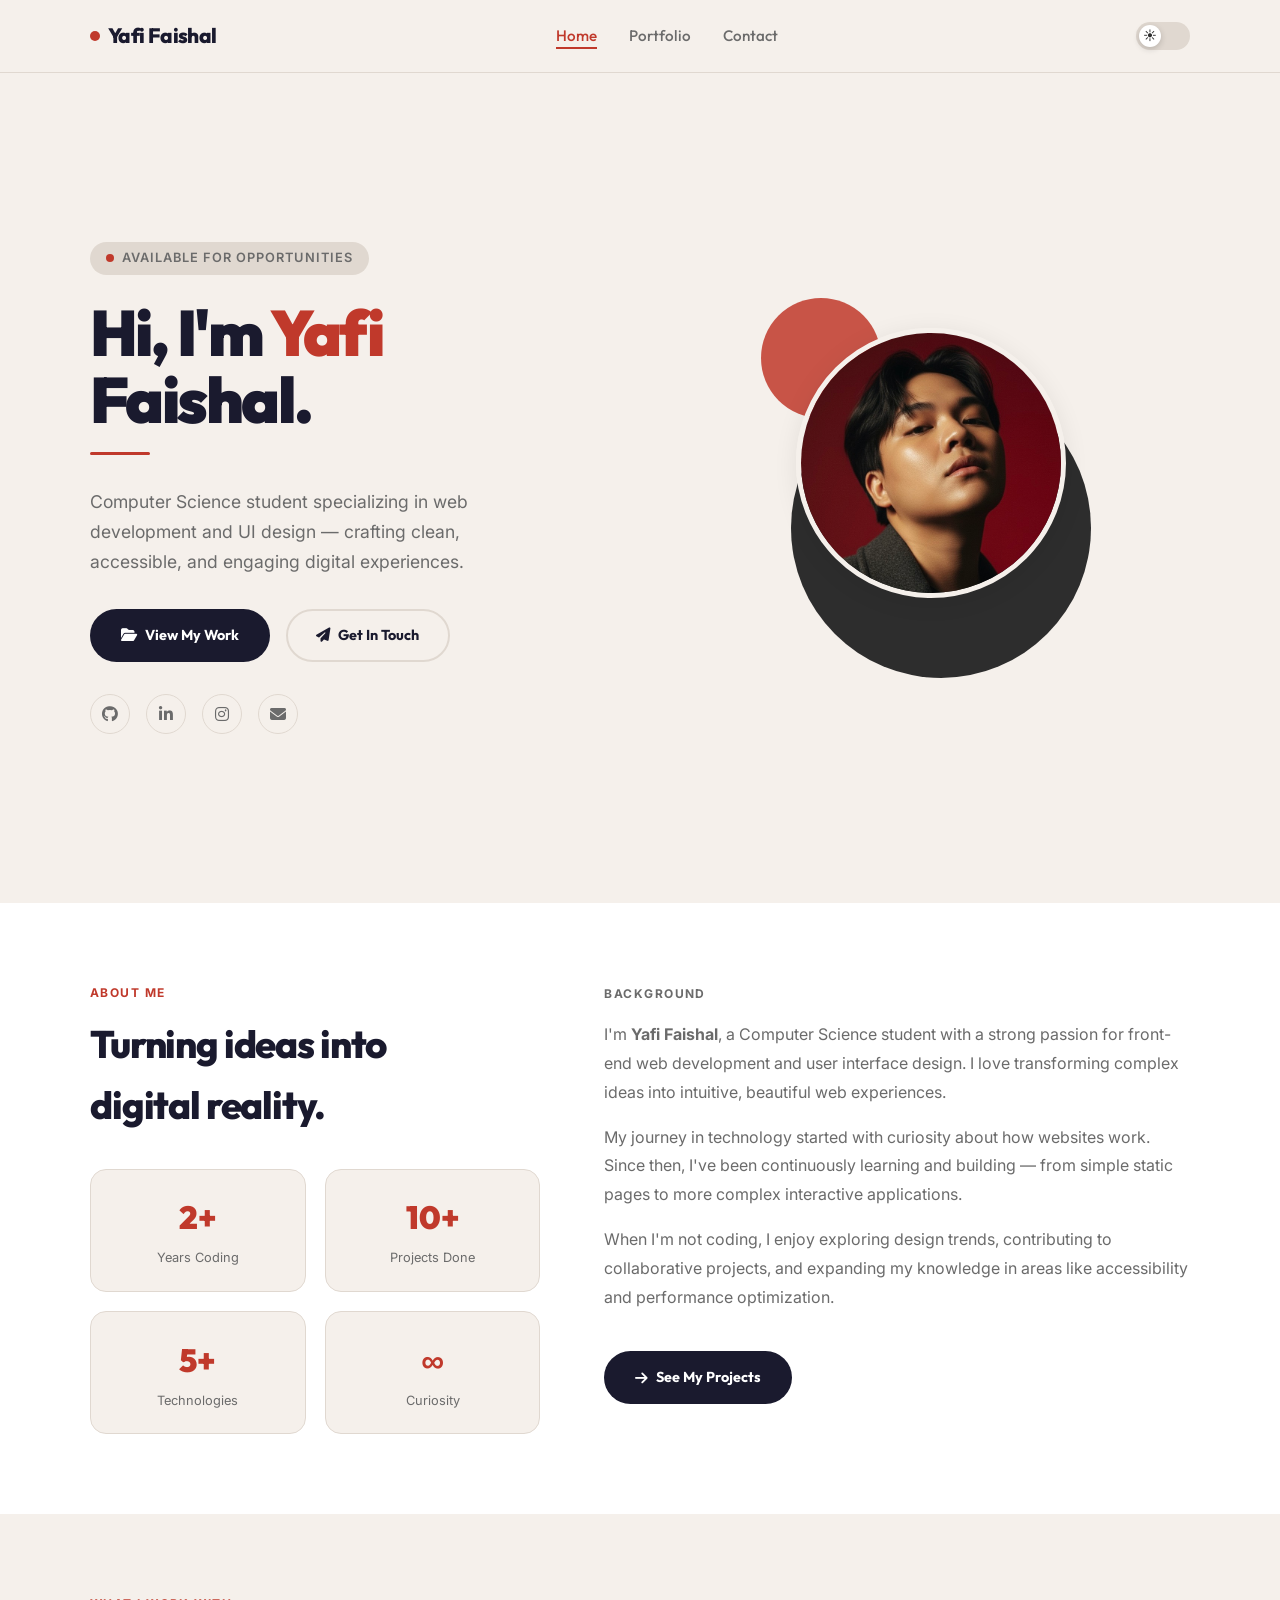
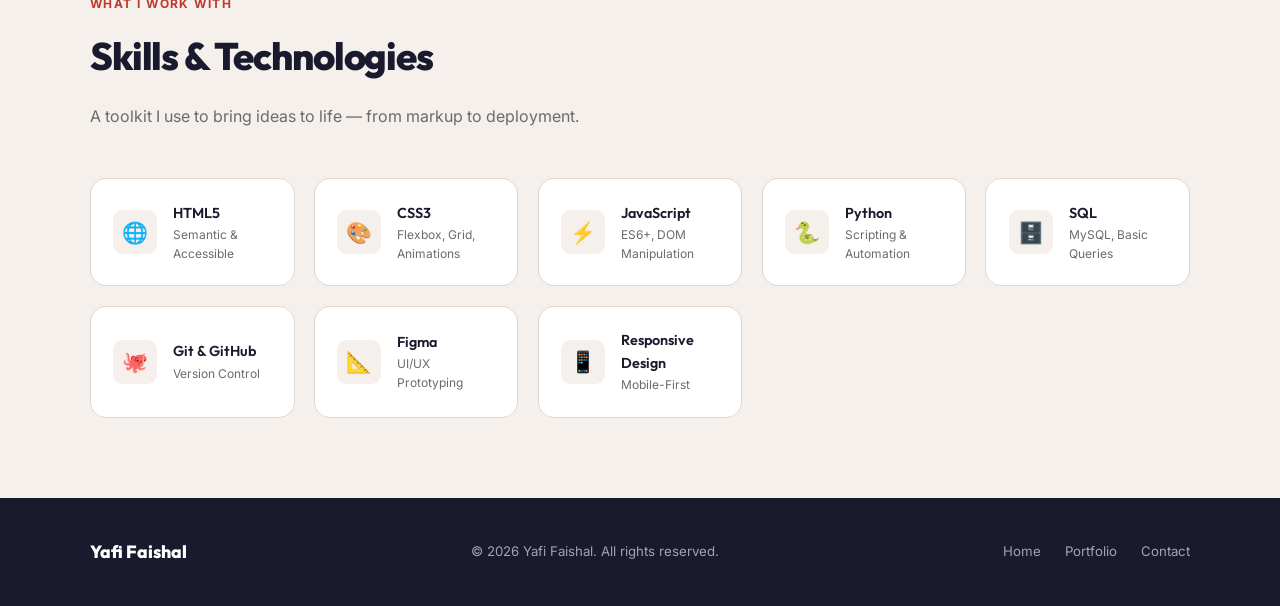
<file: index.html>
<!DOCTYPE html>
<html lang="en">

<head>
  <meta charset="UTF-8">
  <meta name="viewport" content="width=device-width, initial-scale=1.0">
  <meta name="description"
    content="Yafi Faishal — Computer Science student passionate about web development, design, and building meaningful digital experiences.">
  <title>Yafi Faishal | Personal Portfolio</title>
  <link rel="icon" type="image/svg+xml" href="assets/favicon.svg">
  
  <!-- Performance optimizations: Preconnect to font domains -->
  <link rel="preconnect" href="https://fonts.googleapis.com">
  <link rel="preconnect" href="https://fonts.gstatic.com" crossorigin>
  <link href="https://fonts.googleapis.com/css2?family=Outfit:wght@300;400;500;600;700;800;900&family=Inter:wght@300;400;500;600&display=swap" rel="stylesheet">
  
  <!-- Preload LCP image -->
  <link rel="preload" as="image" href="images/profile_photo.jpeg" fetchpriority="high">

  <link rel="stylesheet" href="style/main.css">
  <link rel="stylesheet" href="https://cdnjs.cloudflare.com/ajax/libs/font-awesome/6.5.0/css/all.min.css" media="print" onload="this.media='all'">
  <noscript><link rel="stylesheet" href="https://cdnjs.cloudflare.com/ajax/libs/font-awesome/6.5.0/css/all.min.css"></noscript>
</head>

<body>

  <!-- =======================================================
       DARK MODE TOGGLE
       Hidden checkbox — its state is read by CSS :has() to
       switch the entire theme without JavaScript.
       ======================================================= -->
  <input type="checkbox" id="dark-mode-toggle" class="dark-toggle" aria-label="Toggle dark mode">

  <!-- =======================================================
       HEADER & NAVIGATION
       Sticky header with logo, nav links, and dark mode
       toggle label. Active page indicated by .active class.
       ======================================================= -->
  <header>
    <div class="container nav-inner">
      <a href="index.html" class="nav-logo" aria-label="Yafi Faishal Home">
        <span class="logo-dot"></span> Yafi Faishal
      </a>
      <nav aria-label="Main navigation">
        <ul>
          <li><a href="index.html" class="active">Home</a></li>
          <li><a href="portfolio.html">Portfolio</a></li>
          <li><a href="contact.html">Contact</a></li>
        </ul>
      </nav>
      <label for="dark-mode-toggle" class="theme-toggle" aria-label="Toggle dark mode">
        <span class="toggle-track">
          <span class="toggle-thumb"></span>
        </span>
      </label>
    </div>
  </header>

  <main>
    <!-- =======================================================
         HERO SECTION
         Full-viewport introduction with name, tagline, CTA
         buttons, social links, and floating profile photo.
         ======================================================= -->
    <section class="hero" aria-labelledby="hero-heading">
      <div class="container hero-inner">

        <div class="hero-text">
          <span class="tag anim-fade-up">Available for Opportunities</span>
          <h1 id="hero-heading" class="anim-fade-up delay-1">
            Hi, I'm <span class="accent">Yafi</span><br>Faishal.
          </h1>
          <div class="hero-divider anim-fade-up delay-2"></div>
          <p class="subtitle anim-fade-up delay-2">
            Computer Science student specializing in web development and UI design — crafting clean, accessible, and
            engaging digital experiences.
          </p>
          <div class="btn-group anim-fade-up delay-3">
            <a href="portfolio.html" class="btn btn-primary">
              <i class="fa-solid fa-folder-open" aria-hidden="true"></i> View My Work
            </a>
            <a href="contact.html" class="btn btn-secondary">
              <i class="fa-solid fa-paper-plane" aria-hidden="true"></i> Get In Touch
            </a>
          </div>
          <div class="social-links anim-fade-up delay-4">
            <a href="https://github.com/YafiFaishal" target="_blank" rel="noopener noreferrer"
              aria-label="GitHub Profile">
              <i class="fa-brands fa-github" aria-hidden="true"></i>
            </a>
            <a href="https://www.linkedin.com/in/yafi-faishal-b6121a336" target="_blank" rel="noopener noreferrer"
              aria-label="LinkedIn Profile">
              <i class="fa-brands fa-linkedin-in" aria-hidden="true"></i>
            </a>
            <a href="https://www.instagram.com/yafi_faishal/" target="_blank" rel="noopener noreferrer"
              aria-label="Instagram Profile">
              <i class="fa-brands fa-instagram" aria-hidden="true"></i>
            </a>
            <a href="mailto:Yafif614@gmail.com" aria-label="Send Email">
              <i class="fa-solid fa-envelope" aria-hidden="true"></i>
            </a>
          </div>
        </div>

        <div class="hero-image anim-fade-right delay-2">
          <div class="profile-wrapper">
            <div class="profile-shape-bg" aria-hidden="true"></div>
            <div class="profile-shape-accent" aria-hidden="true"></div>
            <div class="profile-img-circle">
              <img src="images/profile_photo.jpeg" alt="Portrait photo of Yafi Faishal" width="270" height="270" fetchpriority="high">
            </div>
          </div>
        </div>

      </div>
    </section>

    <!-- =======================================================
         ABOUT SECTION
         Two-column layout: stat cards (achievements at a
         glance) on the left, personal bio copy on the right.
         ======================================================= -->
    <section class="about" aria-labelledby="about-heading">
      <div class="container about-inner">

        <div class="anim-fade-left">
          <p class="section-tag">About Me</p>
          <h2 id="about-heading" class="section-title">Turning ideas into<br>digital reality.</h2>
          <div class="about-stats">
            <div class="stat-card">
              <div class="stat-number">2+</div>
              <div class="stat-label">Years Coding</div>
            </div>
            <div class="stat-card">
              <div class="stat-number">10+</div>
              <div class="stat-label">Projects Done</div>
            </div>
            <div class="stat-card">
              <div class="stat-number">5+</div>
              <div class="stat-label">Technologies</div>
            </div>
            <div class="stat-card">
              <div class="stat-number">∞</div>
              <div class="stat-label">Curiosity</div>
            </div>
          </div>
        </div>

        <div class="about-text anim-fade-right delay-2">
          <p class="section-tag">Background</p>
          <p>
            I'm <strong>Yafi Faishal</strong>, a Computer Science student with a strong passion for front-end web
            development and user interface design. I love transforming complex ideas into intuitive, beautiful web
            experiences.
          </p>
          <p>
            My journey in technology started with curiosity about how websites work. Since then, I've been continuously
            learning and building — from simple static pages to more complex interactive applications.
          </p>
          <p>
            When I'm not coding, I enjoy exploring design trends, contributing to collaborative projects, and expanding
            my knowledge in areas like accessibility and performance optimization.
          </p>
          <a href="portfolio.html" class="btn btn-primary btn-about">
            <i class="fa-solid fa-arrow-right" aria-hidden="true"></i> See My Projects
          </a>
        </div>

      </div>
    </section>

    <!-- =======================================================
         SKILLS & TECHNOLOGIES
         Auto-fill grid of skill cards showcasing the tech
         stack with emoji icons and proficiency labels.
         ======================================================= -->
    <section aria-labelledby="skills-heading">
      <div class="container">
        <p class="section-tag anim-fade-up">What I Work With</p>
        <h2 id="skills-heading" class="section-title anim-fade-up delay-1">Skills &amp; Technologies</h2>
        <p class="section-subtitle anim-fade-up delay-2">A toolkit I use to bring ideas to life — from markup to
          deployment.</p>

        <div class="skills-grid">
          <div class="skill-card anim-fade-up delay-1">
            <div class="skill-icon">🌐</div>
            <div>
              <div class="skill-name">HTML5</div>
              <div class="skill-level">Semantic & Accessible</div>
            </div>
          </div>
          <div class="skill-card anim-fade-up delay-2">
            <div class="skill-icon">🎨</div>
            <div>
              <div class="skill-name">CSS3</div>
              <div class="skill-level">Flexbox, Grid, Animations</div>
            </div>
          </div>
          <div class="skill-card anim-fade-up delay-3">
            <div class="skill-icon">⚡</div>
            <div>
              <div class="skill-name">JavaScript</div>
              <div class="skill-level">ES6+, DOM Manipulation</div>
            </div>
          </div>
          <div class="skill-card anim-fade-up delay-4">
            <div class="skill-icon">🐍</div>
            <div>
              <div class="skill-name">Python</div>
              <div class="skill-level">Scripting &amp; Automation</div>
            </div>
          </div>
          <div class="skill-card anim-fade-up delay-1">
            <div class="skill-icon">🗄️</div>
            <div>
              <div class="skill-name">SQL</div>
              <div class="skill-level">MySQL, Basic Queries</div>
            </div>
          </div>
          <div class="skill-card anim-fade-up delay-2">
            <div class="skill-icon">🐙</div>
            <div>
              <div class="skill-name">Git &amp; GitHub</div>
              <div class="skill-level">Version Control</div>
            </div>
          </div>
          <div class="skill-card anim-fade-up delay-3">
            <div class="skill-icon">📐</div>
            <div>
              <div class="skill-name">Figma</div>
              <div class="skill-level">UI/UX Prototyping</div>
            </div>
          </div>
          <div class="skill-card anim-fade-up delay-4">
            <div class="skill-icon">📱</div>
            <div>
              <div class="skill-name">Responsive Design</div>
              <div class="skill-level">Mobile-First</div>
            </div>
          </div>
        </div>
      </div>
    </section>
  </main>

  <!-- =======================================================
       FOOTER
       Site-wide footer with branding, copyright notice,
       and secondary navigation links for quick access.
       ======================================================= -->
  <footer>
    <div class="container footer-inner">
      <span class="footer-logo">Yafi Faishal</span>
      <p class="footer-copy">&copy; 2026 Yafi Faishal. All rights reserved.</p>
      <nav class="footer-links" aria-label="Footer navigation">
        <a href="index.html">Home</a>
        <a href="portfolio.html">Portfolio</a>
        <a href="contact.html">Contact</a>
      </nav>
    </div>
  </footer>

</body>

</html>
</file>
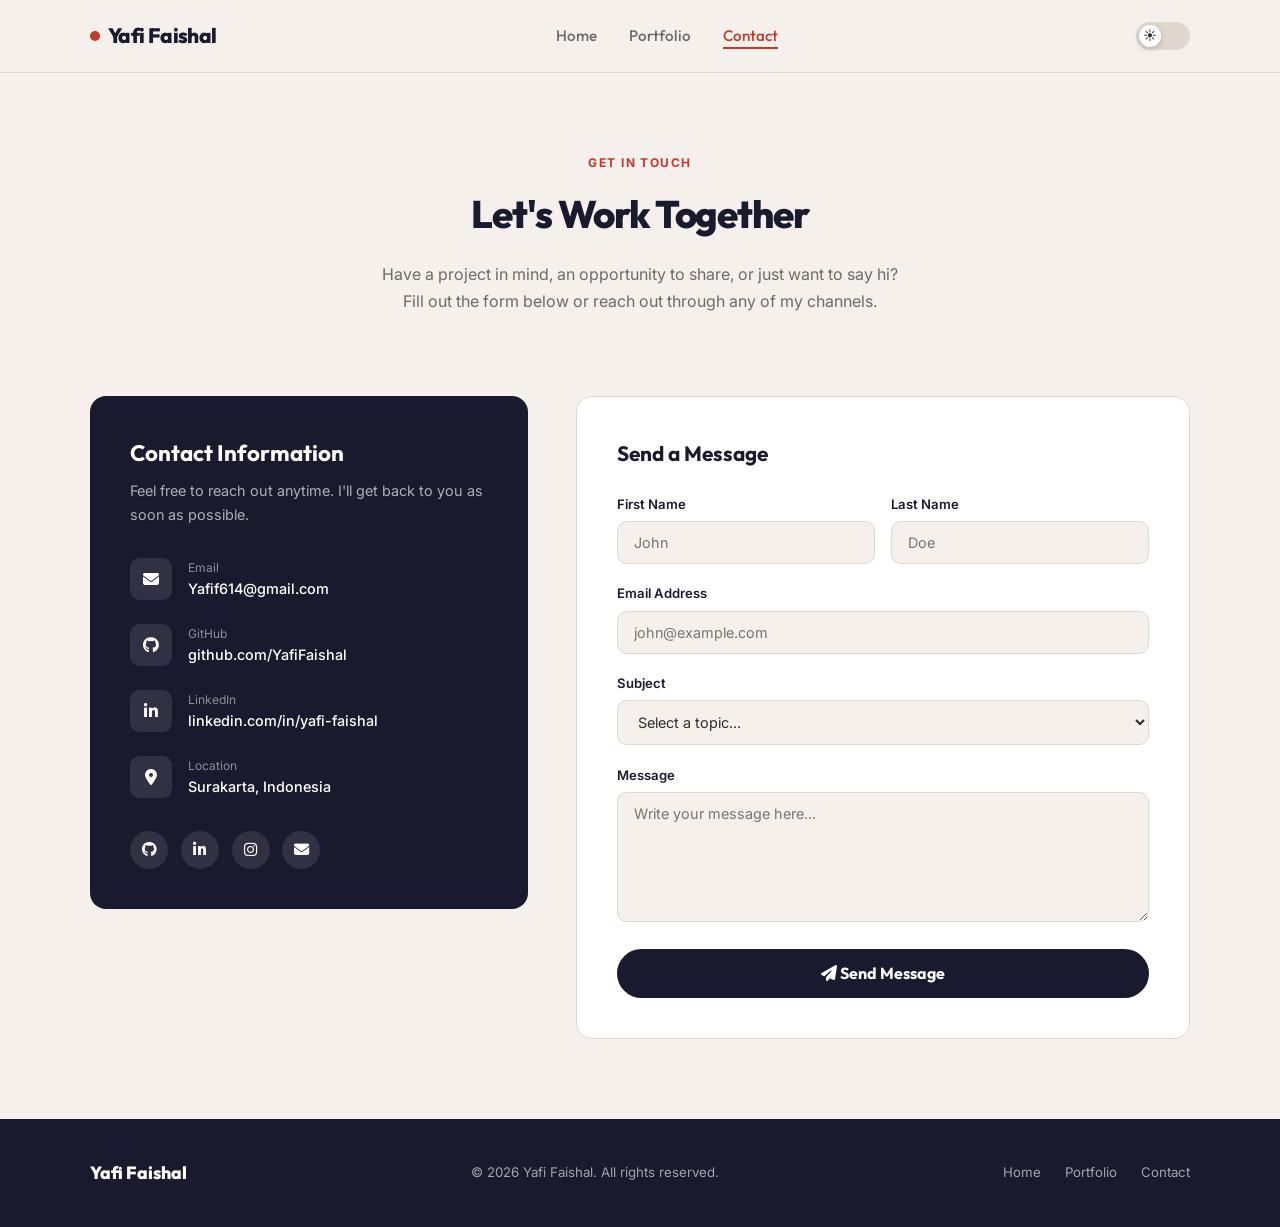
<file: contact.html>
<!DOCTYPE html>
<html lang="en">

<head>
  <meta charset="UTF-8">
  <meta name="viewport" content="width=device-width, initial-scale=1.0">
  <meta name="description"
    content="Contact Yafi Faishal — reach out for collaborations, opportunities, or just to say hello.">
  <title>Contact | Yafi Faishal</title>
  <link rel="icon" type="image/svg+xml" href="assets/favicon.svg">

  <!-- Performance optimizations: Preconnect to font domains -->
  <link rel="preconnect" href="https://fonts.googleapis.com">
  <link rel="preconnect" href="https://fonts.gstatic.com" crossorigin>
  <link href="https://fonts.googleapis.com/css2?family=Outfit:wght@300;400;500;600;700;800;900&family=Inter:wght@300;400;500;600&display=swap" rel="stylesheet">

  <link rel="stylesheet" href="style/main.css">
  <link rel="stylesheet" href="https://cdnjs.cloudflare.com/ajax/libs/font-awesome/6.5.0/css/all.min.css" media="print" onload="this.media='all'">
  <noscript><link rel="stylesheet" href="https://cdnjs.cloudflare.com/ajax/libs/font-awesome/6.5.0/css/all.min.css"></noscript>
</head>

<body>

  <input type="checkbox" id="dark-mode-toggle" class="dark-toggle" aria-label="Toggle dark mode">

  <!-- =======================================================
       HEADER & NAVIGATION
       Sticky header with logo, nav links, and dark mode
       toggle label. Active page indicated by .active class.
       ======================================================= -->
  <header>
    <div class="container nav-inner">
      <a href="index.html" class="nav-logo" aria-label="Yafi Faishal Home">
        <span class="logo-dot"></span> Yafi Faishal
      </a>
      <nav aria-label="Main navigation">
        <ul>
          <li><a href="index.html">Home</a></li>
          <li><a href="portfolio.html">Portfolio</a></li>
          <li><a href="contact.html" class="active">Contact</a></li>
        </ul>
      </nav>
      <label for="dark-mode-toggle" class="theme-toggle" aria-label="Toggle dark mode">
        <span class="toggle-track">
          <span class="toggle-thumb"></span>
        </span>
      </label>
    </div>
  </header>

  <main>
    <!-- =======================================================
         PAGE HERO — Contact
         Centered heading section introducing the contact
         page with a title and brief invitation to connect.
         ======================================================= -->
    <section class="contact-hero" aria-labelledby="contact-heading">
      <div class="container">
        <p class="section-tag anim-fade-up">Get In Touch</p>
        <h1 id="contact-heading" class="section-title anim-fade-up delay-1">Let's Work Together</h1>
        <p class="section-subtitle anim-fade-up delay-2">
          Have a project in mind, an opportunity to share, or just want to say hi? Fill out the form below or reach out
          through any of my channels.
        </p>
      </div>
    </section>

    <!-- =======================================================
         CONTACT LAYOUT
         Two-column grid: info card with real contact details
         on the left, message form card on the right.
         The form is design-only and does not submit data.
         ======================================================= -->
    <div class="container contact-layout">

      <!-- =======================================================
           CONTACT INFO CARD
           Dark card displaying email, location, and social
           links. Serves as the primary contact reference.
           ======================================================= -->
      <aside class="contact-info-card anim-fade-left">
        <h3>Contact Information</h3>
        <p>Feel free to reach out anytime. I'll get back to you as soon as possible.</p>

        <div class="contact-item">
          <div class="contact-item-icon" aria-hidden="true">
            <i class="fa-solid fa-envelope"></i>
          </div>
          <div>
            <div class="contact-item-label">Email</div>
            <div class="contact-item-value">Yafif614@gmail.com</div>
          </div>
        </div>

        <div class="contact-item">
          <div class="contact-item-icon" aria-hidden="true">
            <i class="fa-brands fa-github"></i>
          </div>
          <div>
            <div class="contact-item-label">GitHub</div>
            <div class="contact-item-value">github.com/YafiFaishal</div>
          </div>
        </div>

        <div class="contact-item">
          <div class="contact-item-icon" aria-hidden="true">
            <i class="fa-brands fa-linkedin-in"></i>
          </div>
          <div>
            <div class="contact-item-label">LinkedIn</div>
            <div class="contact-item-value">linkedin.com/in/yafi-faishal</div>
          </div>
        </div>

        <div class="contact-item">
          <div class="contact-item-icon" aria-hidden="true">
            <i class="fa-solid fa-location-dot"></i>
          </div>
          <div>
            <div class="contact-item-label">Location</div>
            <div class="contact-item-value">Surakarta, Indonesia</div>
          </div>
        </div>

        <div class="contact-socials">
          <a href="https://github.com/YafiFaishal" target="_blank" rel="noopener noreferrer"
            aria-label="GitHub Profile">
            <i class="fa-brands fa-github" aria-hidden="true"></i>
          </a>
          <a href="https://www.linkedin.com/in/yafi-faishal-b6121a336" target="_blank" rel="noopener noreferrer"
            aria-label="LinkedIn Profile">
            <i class="fa-brands fa-linkedin-in" aria-hidden="true"></i>
          </a>
          <a href="https://www.instagram.com/yafi_faishal/" target="_blank" rel="noopener noreferrer"
            aria-label="Instagram Profile">
            <i class="fa-brands fa-instagram" aria-hidden="true"></i>
          </a>
          <a href="mailto:Yafif614@gmail.com" aria-label="Send email">
            <i class="fa-solid fa-envelope" aria-hidden="true"></i>
          </a>
        </div>
      </aside>

      <!-- =======================================================
           CONTACT FORM CARD
           HTML form for sending a message. Inputs include
           name, email, subject, and message. Form is
           design-only — no backend processing is wired up.
           ======================================================= -->
      <div class="contact-form-card anim-fade-right delay-2">
        <h3>Send a Message</h3>
        <form action="#" method="post" novalidate aria-label="Contact form">

          <div class="form-row">
            <div class="form-group">
              <label for="first-name">First Name</label>
              <input type="text" id="first-name" name="first-name" placeholder="John" autocomplete="given-name">
            </div>
            <div class="form-group">
              <label for="last-name">Last Name</label>
              <input type="text" id="last-name" name="last-name" placeholder="Doe" autocomplete="family-name">
            </div>
          </div>

          <div class="form-group">
            <label for="email">Email Address</label>
            <input type="email" id="email" name="email" placeholder="john@example.com" autocomplete="email">
          </div>

          <div class="form-group">
            <label for="subject">Subject</label>
            <select id="subject" name="subject">
              <option value="" disabled selected>Select a topic...</option>
              <option value="collaboration">Collaboration / Project</option>
              <option value="opportunity">Job / Internship Opportunity</option>
              <option value="question">General Question</option>
              <option value="other">Other</option>
            </select>
          </div>

          <div class="form-group">
            <label for="message">Message</label>
            <textarea id="message" name="message" placeholder="Write your message here..."></textarea>
          </div>

          <button type="submit" class="form-submit" id="submit-btn">
            <i class="fa-solid fa-paper-plane" aria-hidden="true"></i> Send Message
          </button>

        </form>
      </div>

    </div>
  </main>

  <!-- =======================================================
       FOOTER
       Site-wide footer with branding, copyright notice,
       and secondary navigation links for quick access.
       ======================================================= -->
  <footer>
    <div class="container footer-inner">
      <span class="footer-logo">Yafi Faishal</span>
      <p class="footer-copy">&copy; 2026 Yafi Faishal. All rights reserved.</p>
      <nav class="footer-links" aria-label="Footer navigation">
        <a href="index.html">Home</a>
        <a href="portfolio.html">Portfolio</a>
        <a href="contact.html">Contact</a>
      </nav>
    </div>
  </footer>

</body>

</html>
</file>
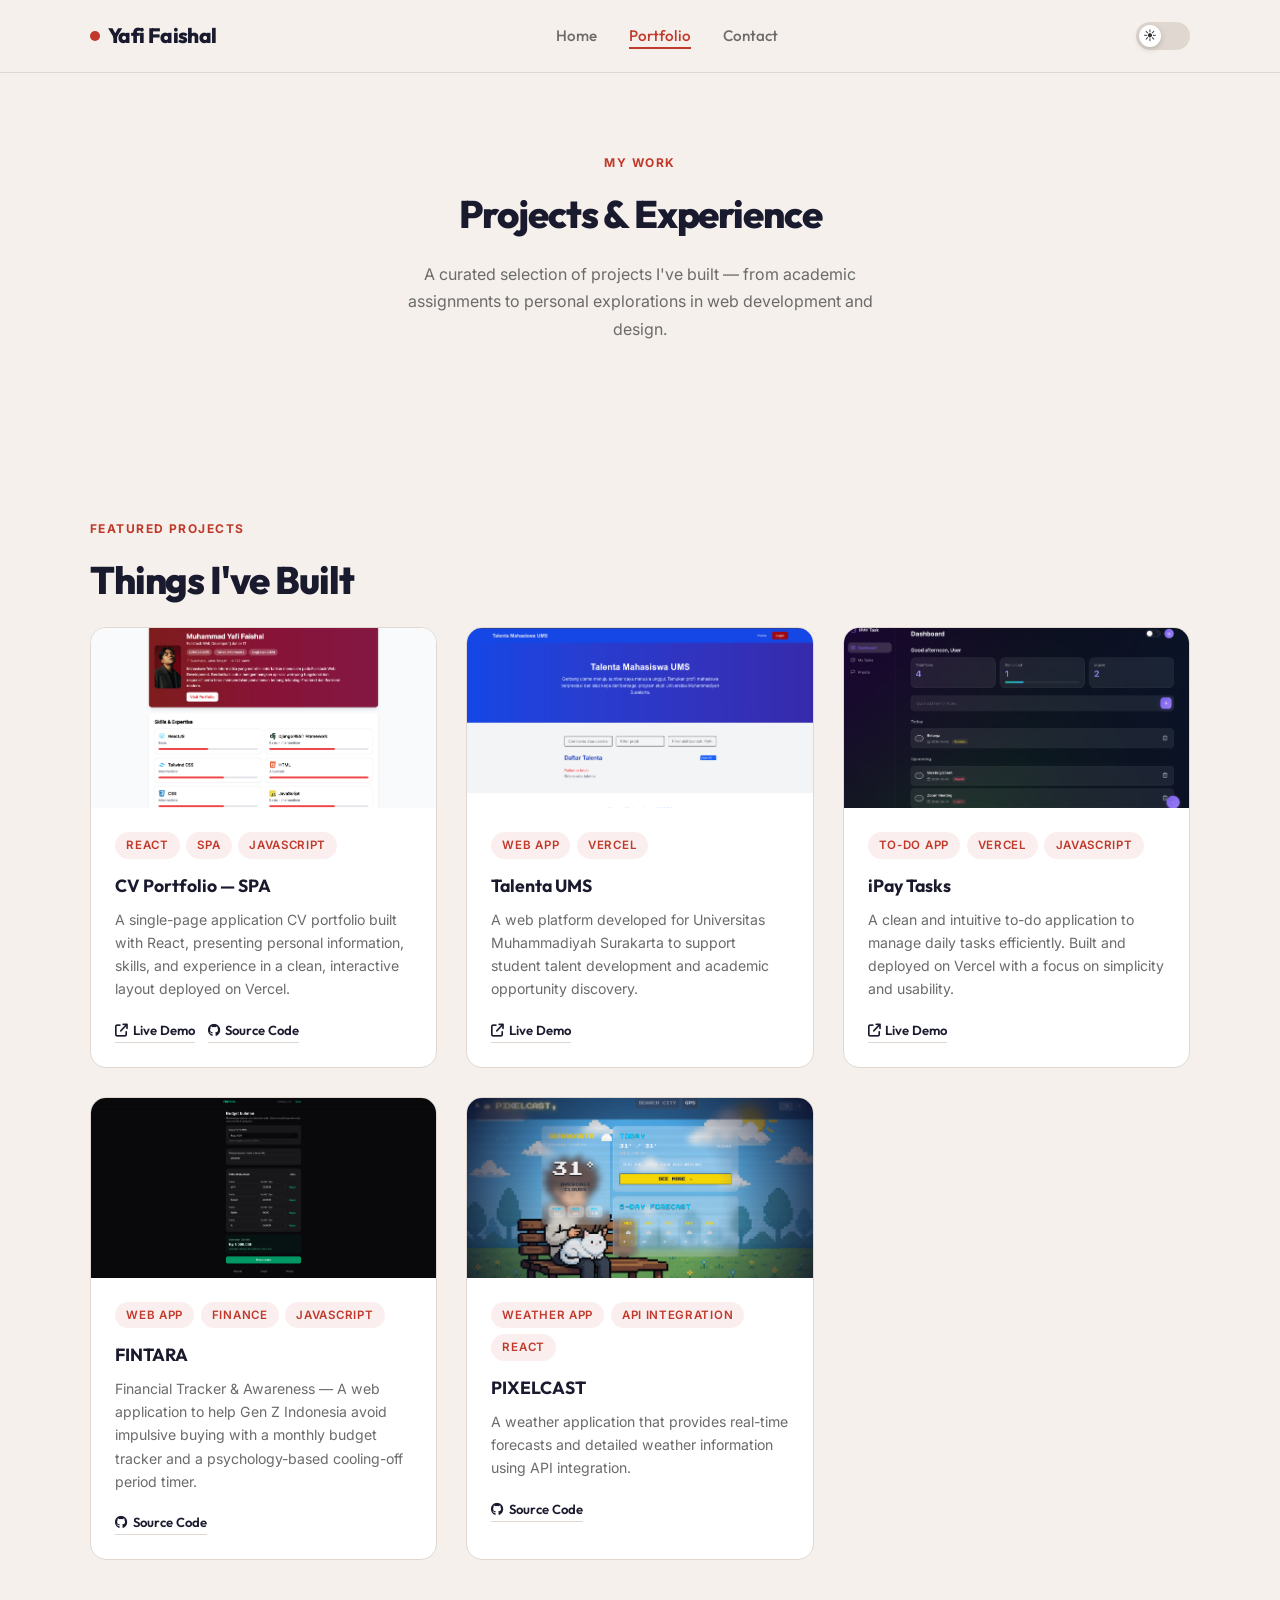
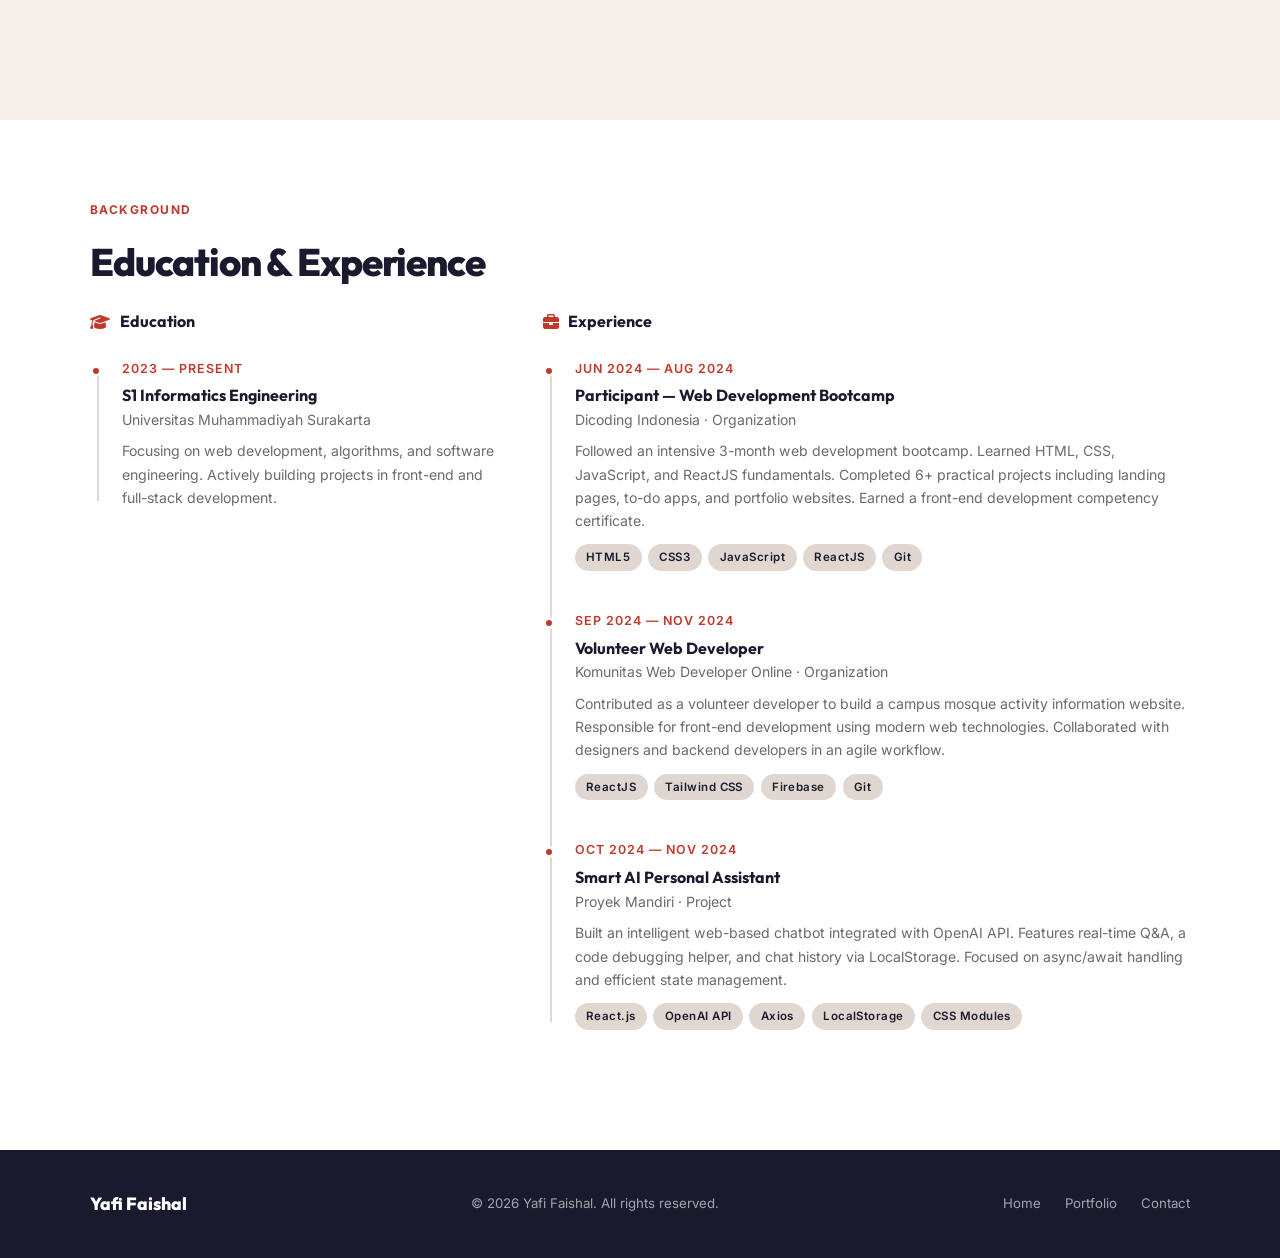
<file: portfolio.html>
<!DOCTYPE html>
<html lang="en">

<head>
  <meta charset="UTF-8">
  <meta name="viewport" content="width=device-width, initial-scale=1.0">
  <meta name="description"
    content="Portfolio of Yafi Faishal — showcasing web development projects and academic experience.">
  <title>Portfolio | Yafi Faishal</title>
  <link rel="icon" type="image/svg+xml" href="assets/favicon.svg">

  <!-- Performance optimizations: Preconnect to font domains -->
  <link rel="preconnect" href="https://fonts.googleapis.com">
  <link rel="preconnect" href="https://fonts.gstatic.com" crossorigin>
  <link
    href="https://fonts.googleapis.com/css2?family=Outfit:wght@300;400;500;600;700;800;900&family=Inter:wght@300;400;500;600&display=swap"
    rel="stylesheet">

  <link rel="stylesheet" href="style/main.css">
  <link rel="stylesheet" href="https://cdnjs.cloudflare.com/ajax/libs/font-awesome/6.5.0/css/all.min.css" media="print"
    onload="this.media='all'">
  <noscript>
    <link rel="stylesheet" href="https://cdnjs.cloudflare.com/ajax/libs/font-awesome/6.5.0/css/all.min.css">
  </noscript>
</head>

<body>

  <input type="checkbox" id="dark-mode-toggle" class="dark-toggle" aria-label="Toggle dark mode">

  <!-- =======================================================
       HEADER & NAVIGATION
       Sticky header with logo, nav links, and dark mode
       toggle label. Active page indicated by .active class.
       ======================================================= -->
  <header>
    <div class="container nav-inner">
      <a href="index.html" class="nav-logo" aria-label="Yafi Faishal Home">
        <span class="logo-dot"></span> Yafi Faishal
      </a>
      <nav aria-label="Main navigation">
        <ul>
          <li><a href="index.html">Home</a></li>
          <li><a href="portfolio.html" class="active">Portfolio</a></li>
          <li><a href="contact.html">Contact</a></li>
        </ul>
      </nav>
      <label for="dark-mode-toggle" class="theme-toggle" aria-label="Toggle dark mode">
        <span class="toggle-track">
          <span class="toggle-thumb"></span>
        </span>
      </label>
    </div>
  </header>

  <main>
    <!-- =======================================================
         PAGE HERO — Portfolio
         Centered heading section introducing the portfolio
         page with a title and brief description.
         ======================================================= -->
    <section class="portfolio-hero" aria-labelledby="portfolio-heading">
      <div class="container">
        <p class="section-tag anim-fade-up">My Work</p>
        <h1 id="portfolio-heading" class="section-title anim-fade-up delay-1">Projects &amp; Experience</h1>
        <p class="section-subtitle anim-fade-up delay-2 subtitle-center">
          A curated selection of projects I've built — from academic assignments to personal explorations in web
          development and design.
        </p>
      </div>
    </section>

    <!-- =======================================================
         PROJECTS GRID
         Featured project cards displayed in an auto-fill
         CSS Grid. Each card links to a live demo and/or
         source code repository.
         ======================================================= -->
    <section aria-labelledby="projects-heading">
      <div class="container">
        <p class="section-tag anim-fade-up">Featured Projects</p>
        <h2 id="projects-heading" class="section-title anim-fade-up delay-1">Things I've Built</h2>

        <div class="projects-grid">

          <article class="project-card anim-fade-up delay-1">
            <div class="project-img">
              <img src="images/porto.png" alt="CV Portfolio" style="width: 100%; height: 100%; object-fit: cover;">
            </div>
            <div class="project-body">
              <div class="project-tags">
                <span class="project-tag">React</span>
                <span class="project-tag">SPA</span>
                <span class="project-tag">JavaScript</span>
              </div>
              <h3 class="project-title">CV Portfolio — SPA</h3>
              <p class="project-desc">A single-page application CV portfolio built with React, presenting personal
                information, skills, and experience in a clean, interactive layout deployed on Vercel.</p>
              <div class="project-links">
                <a href="https://spa-cv-portfolio-yafi-faishal.vercel.app" target="_blank" rel="noopener noreferrer"
                  class="project-link" aria-label="View CV Portfolio live demo">
                  <i class="fa-solid fa-arrow-up-right-from-square" aria-hidden="true"></i> Live Demo
                </a>
                <a href="https://github.com/YafiFaishal" target="_blank" rel="noopener noreferrer" class="project-link"
                  aria-label="View CV Portfolio source code on GitHub">
                  <i class="fa-brands fa-github" aria-hidden="true"></i> Source Code
                </a>
              </div>
            </div>
          </article>

          <article class="project-card anim-fade-up delay-2">
            <div class="project-img">
              <img src="images/talenta-ums.png" alt="Talenta UMS" style="width: 100%; height: 100%; object-fit: cover;">
            </div>
            <div class="project-body">
              <div class="project-tags">
                <span class="project-tag">Web App</span>
                <span class="project-tag">Vercel</span>
              </div>
              <h3 class="project-title">Talenta UMS</h3>
              <p class="project-desc">A web platform developed for Universitas Muhammadiyah Surakarta to support student
                talent development and academic opportunity discovery.</p>
              <div class="project-links">
                <a href="https://jadi-talentaums.vercel.app" target="_blank" rel="noopener noreferrer"
                  class="project-link" aria-label="View Talenta UMS live demo">
                  <i class="fa-solid fa-arrow-up-right-from-square" aria-hidden="true"></i> Live Demo
                </a>
              </div>
            </div>
          </article>

          <article class="project-card anim-fade-up delay-3">
            <div class="project-img">
              <img src="images/ipay-task.png" alt="iPay Tasks" style="width: 100%; height: 100%; object-fit: cover;">
            </div>
            <div class="project-body">
              <div class="project-tags">
                <span class="project-tag">To-Do App</span>
                <span class="project-tag">Vercel</span>
                <span class="project-tag">JavaScript</span>
              </div>
              <h3 class="project-title">iPay Tasks</h3>
              <p class="project-desc">A clean and intuitive to-do application to manage daily tasks efficiently. Built
                and deployed on Vercel with a focus on simplicity and usability.</p>
              <div class="project-links">
                <a href="https://ipay-tasks-deploy.vercel.app/" target="_blank" rel="noopener noreferrer"
                  class="project-link" aria-label="View iPay Tasks live demo">
                  <i class="fa-solid fa-arrow-up-right-from-square" aria-hidden="true"></i> Live Demo
                </a>
              </div>
            </div>
          </article>

          <article class="project-card anim-fade-up delay-4">
            <div class="project-img">
              <img src="images/fintara.png" alt="FINTARA" style="width: 100%; height: 100%; object-fit: cover;">
            </div>
            <div class="project-body">
              <div class="project-tags">
                <span class="project-tag">Web App</span>
                <span class="project-tag">Finance</span>
                <span class="project-tag">JavaScript</span>
              </div>
              <h3 class="project-title">FINTARA</h3>
              <p class="project-desc">Financial Tracker &amp; Awareness — A web application to help Gen Z Indonesia
                avoid impulsive buying with a monthly budget tracker and a psychology-based cooling-off period timer.
              </p>
              <div class="project-links">
                <a href="https://github.com/YafiFaishal/fintara" target="_blank" rel="noopener noreferrer"
                  class="project-link" aria-label="View FINTARA source code on GitHub">
                  <i class="fa-brands fa-github" aria-hidden="true"></i> Source Code
                </a>
              </div>
            </div>
          </article>

          <article class="project-card anim-fade-up delay-4">
            <div class="project-img">
              <img src="images/weather-app.png" alt="PIXELCAST" style="width: 100%; height: 100%; object-fit: cover;">
            </div>
            <div class="project-body">
              <div class="project-tags">
                <span class="project-tag">Weather App</span>
                <span class="project-tag">API Integration</span>
                <span class="project-tag">React</span>
              </div>
              <h3 class="project-title">PIXELCAST</h3>
              <p class="project-desc">A weather application that provides real-time forecasts and detailed weather
                information using API integration.
              </p>
              <div class="project-links">
                <a href="https://github.com/YafiFaishal/weather-cast.git" target="_blank" rel="noopener noreferrer"
                  class="project-link" aria-label="View PIXELCAST source code on GitHub">
                  <i class="fa-brands fa-github" aria-hidden="true"></i> Source Code
                </a>
              </div>
            </div>
          </article>

        </div>
      </div>
    </section>

    <!-- =======================================================
         EDUCATION & EXPERIENCE TIMELINE
         Two-column layout: Education on the left, Experience
         on the right. Each entry uses a vertical timeline
         with accent dot markers and tech tag pills.
         ======================================================= -->
    <section class="experience" aria-labelledby="experience-heading">
      <div class="container">
        <p class="section-tag anim-fade-up">Background</p>
        <h2 id="experience-heading" class="section-title anim-fade-up delay-1">Education &amp; Experience</h2>

        <div class="exp-grid">

          <div class="anim-fade-left delay-2">
            <h3 class="exp-col-title">
              <i class="fa-solid fa-graduation-cap exp-icon" aria-hidden="true"></i> Education
            </h3>
            <div class="timeline">
              <div class="timeline-item">
                <div class="timeline-period">2023 — Present</div>
                <div class="timeline-role">S1 Informatics Engineering</div>
                <div class="timeline-place">Universitas Muhammadiyah Surakarta</div>
                <div class="timeline-desc">Focusing on web development, algorithms, and software engineering. Actively
                  building projects in front-end and full-stack development.</div>
              </div>
            </div>
          </div>

          <div class="anim-fade-right delay-3">
            <h3 class="exp-col-title">
              <i class="fa-solid fa-briefcase exp-icon" aria-hidden="true"></i> Experience
            </h3>
            <div class="timeline">

              <div class="timeline-item">
                <div class="timeline-period">Jun 2024 — Aug 2024</div>
                <div class="timeline-role">Participant — Web Development Bootcamp</div>
                <div class="timeline-place">Dicoding Indonesia · Organization</div>
                <div class="timeline-desc">Followed an intensive 3-month web development bootcamp. Learned HTML, CSS,
                  JavaScript, and ReactJS fundamentals. Completed 6+ practical projects including landing pages, to-do
                  apps, and portfolio websites. Earned a front-end development competency certificate.</div>
                <div class="timeline-tags">
                  <span class="timeline-tag">HTML5</span>
                  <span class="timeline-tag">CSS3</span>
                  <span class="timeline-tag">JavaScript</span>
                  <span class="timeline-tag">ReactJS</span>
                  <span class="timeline-tag">Git</span>
                </div>
              </div>

              <div class="timeline-item">
                <div class="timeline-period">Sep 2024 — Nov 2024</div>
                <div class="timeline-role">Volunteer Web Developer</div>
                <div class="timeline-place">Komunitas Web Developer Online · Organization</div>
                <div class="timeline-desc">Contributed as a volunteer developer to build a campus mosque activity
                  information website. Responsible for front-end development using modern web technologies. Collaborated
                  with designers and backend developers in an agile workflow.</div>
                <div class="timeline-tags">
                  <span class="timeline-tag">ReactJS</span>
                  <span class="timeline-tag">Tailwind CSS</span>
                  <span class="timeline-tag">Firebase</span>
                  <span class="timeline-tag">Git</span>
                </div>
              </div>

              <div class="timeline-item">
                <div class="timeline-period">Oct 2024 — Nov 2024</div>
                <div class="timeline-role">Smart AI Personal Assistant</div>
                <div class="timeline-place">Proyek Mandiri · Project</div>
                <div class="timeline-desc">Built an intelligent web-based chatbot integrated with OpenAI API. Features
                  real-time Q&amp;A, a code debugging helper, and chat history via LocalStorage. Focused on async/await
                  handling and efficient state management.</div>
                <div class="timeline-tags">
                  <span class="timeline-tag">React.js</span>
                  <span class="timeline-tag">OpenAI API</span>
                  <span class="timeline-tag">Axios</span>
                  <span class="timeline-tag">LocalStorage</span>
                  <span class="timeline-tag">CSS Modules</span>
                </div>
              </div>

            </div>
          </div>

        </div>
      </div>
    </section>
  </main>

  <!-- =======================================================
       FOOTER
       Site-wide footer with branding, copyright notice,
       and secondary navigation links for quick access.
       ======================================================= -->
  <footer>
    <div class="container footer-inner">
      <span class="footer-logo">Yafi Faishal</span>
      <p class="footer-copy">&copy; 2026 Yafi Faishal. All rights reserved.</p>
      <nav class="footer-links" aria-label="Footer navigation">
        <a href="index.html">Home</a>
        <a href="portfolio.html">Portfolio</a>
        <a href="contact.html">Contact</a>
      </nav>
    </div>
  </footer>

</body>

</html>
</file>
<file: style/main.css>
/* =========================================================
   TYPOGRAPHY — Google Fonts
   Outfit: headings & display text (weights 400–900)
   Inter: body copy & UI labels (weights 300–600)
   (Now loaded in the HTML <head> for performance)
   ========================================================= */

/* =========================================================
   UTILITY CLASSES
   Reusable helper classes extracted from inline styles
   to maintain W3C compliance and separation of concerns.
   ========================================================= */
.btn-about {
  margin-top: 1.5rem;
  display: inline-flex;
}

.subtitle-center {
  margin-inline: auto;
}

.grad-purple {
  background: linear-gradient(135deg, #667eea, #764ba2);
}

.grad-pink {
  background: linear-gradient(135deg, #f093fb, #f5576c);
}

.grad-blue {
  background: linear-gradient(135deg, #3b82f6, #06b6d4);
}

.grad-green {
  background: linear-gradient(135deg, #10b981, #059669);
}

.exp-grid {
  display: grid;
  grid-template-columns: 1fr 1.6fr;
  gap: 3rem;
  margin-top: 1rem;
}

.exp-col-title {
  font-family: var(--font-heading);
  font-size: 1rem;
  font-weight: 700;
  color: var(--clr-primary);
  margin-bottom: 1.5rem;
  display: flex;
  align-items: center;
  gap: 0.6rem;
}

.exp-icon {
  color: var(--clr-accent);
}

/* =========================================================
   DESIGN TOKENS — CSS Custom Properties
   Single source of truth for all colors, fonts, spacing,
   shadows, and timing. Override in dark mode via :has().
   ========================================================= */
:root {
  --clr-bg: #f5f0eb;
  --clr-bg-card: #ffffff;
  --clr-primary: #1a1a2e;
  --clr-accent: #c0392b;
  --clr-accent-light: #e74c3c;
  --clr-text: #2d2d2d;
  --clr-text-muted: #6b6b6b;
  --clr-border: #e0d8d0;
  --clr-shape: #2d2d2d;
  --font-heading: 'Outfit', sans-serif;
  --font-body: 'Inter', sans-serif;
  --radius: 1rem;
  --radius-full: 9999px;
  --shadow: 0 4px 24px rgba(0, 0, 0, 0.08);
  --shadow-hover: 0 8px 40px rgba(0, 0, 0, 0.14);
  --transition: all 0.3s cubic-bezier(0.4, 0, 0.2, 1);
  --max-width: 1100px;
}

/* =========================================================
   RESET & BASE STYLES
   Normalizes browser defaults and establishes consistent
   base typography, box model, and scroll behavior.
   ========================================================= */
*,
*::before,
*::after {
  box-sizing: border-box;
  margin: 0;
  padding: 0;
}

html {
  scroll-behavior: smooth;
  font-size: 16px;
}

body {
  font-family: var(--font-body);
  background-color: var(--clr-bg);
  color: var(--clr-text);
  line-height: 1.6;
  min-height: 100vh;
}

img {
  max-width: 100%;
  height: auto;
  display: block;
}

a {
  text-decoration: none;
  color: inherit;
}

ul {
  list-style: none;
}

/* =========================================================
   KEYFRAME ANIMATIONS
   Entry animations applied on page load to guide user
   attention. Delay utility classes stagger timing.
   float: used on profile image for ambient movement.
   ========================================================= */
@keyframes fadeInUp {
  from {
    opacity: 0;
    transform: translateY(32px);
  }

  to {
    opacity: 1;
    transform: translateY(0);
  }
}

@keyframes fadeInLeft {
  from {
    opacity: 0;
    transform: translateX(-32px);
  }

  to {
    opacity: 1;
    transform: translateX(0);
  }
}

@keyframes fadeInRight {
  from {
    opacity: 0;
    transform: translateX(32px);
  }

  to {
    opacity: 1;
    transform: translateX(0);
  }
}

@keyframes float {

  0%,
  100% {
    transform: translateY(0);
  }

  50% {
    transform: translateY(-10px);
  }
}

@keyframes spin-slow {
  from {
    transform: rotate(0deg);
  }

  to {
    transform: rotate(360deg);
  }
}

.anim-fade-up {
  animation: fadeInUp 0.7s ease both;
}

.anim-fade-left {
  animation: fadeInLeft 0.7s ease both;
}

.anim-fade-right {
  animation: fadeInRight 0.7s ease both;
}

.delay-1 {
  animation-delay: 0.1s;
}

.delay-2 {
  animation-delay: 0.2s;
}

.delay-3 {
  animation-delay: 0.3s;
}

.delay-4 {
  animation-delay: 0.4s;
}

.delay-5 {
  animation-delay: 0.5s;
}

.delay-6 {
  animation-delay: 0.6s;
}

/* =========================================================
   LAYOUT — Container
   Centers content with a max-width constraint and fluid
   90% width to maintain comfortable reading on all screens.
   ========================================================= */
.container {
  width: 90%;
  max-width: var(--max-width);
  margin-inline: auto;
}

/* =========================================================
   HEADER & NAVIGATION
   Sticky header with frosted-glass backdrop using
   backdrop-filter. Active nav link indicated by accent
   bottom border. Toggle label lives inside nav-inner.
   ========================================================= */
header {
  position: sticky;
  top: 0;
  z-index: 100;
  background-color: rgba(245, 240, 235, 0.92);
  backdrop-filter: blur(12px);
  border-bottom: 1px solid var(--clr-border);
}

.nav-inner {
  display: flex;
  align-items: center;
  justify-content: space-between;
  padding-block: 1.2rem;
}

.nav-logo {
  font-family: var(--font-heading);
  font-weight: 800;
  font-size: 1.3rem;
  letter-spacing: -0.03em;
  color: var(--clr-primary);
  display: flex;
  align-items: center;
  gap: 0.5rem;
}

.nav-logo .logo-dot {
  width: 10px;
  height: 10px;
  background: var(--clr-accent);
  border-radius: 50%;
  display: inline-block;
}

nav ul {
  display: flex;
  gap: 2rem;
  align-items: center;
}

nav ul li a {
  font-family: var(--font-heading);
  font-weight: 500;
  font-size: 0.95rem;
  color: var(--clr-text-muted);
  transition: var(--transition);
  padding-bottom: 2px;
  border-bottom: 2px solid transparent;
}

nav ul li a:hover,
nav ul li a.active {
  color: var(--clr-accent);
  border-bottom-color: var(--clr-accent);
}

/* =========================================================
   HERO SECTION
   Full-viewport landing area with a two-column grid:
   text content (left) and floating profile image (right).
   ========================================================= */
.hero {
  min-height: calc(100vh - 70px);
  display: flex;
  align-items: center;
  padding-block: 4rem;
}

.hero-inner {
  display: grid;
  grid-template-columns: 1fr 1fr;
  gap: 4rem;
  align-items: center;
}

.hero-text .tag {
  display: inline-flex;
  align-items: center;
  gap: 0.5rem;
  background: var(--clr-border);
  color: var(--clr-text-muted);
  font-size: 0.8rem;
  font-weight: 600;
  letter-spacing: 0.08em;
  text-transform: uppercase;
  padding: 0.4rem 1rem;
  border-radius: var(--radius-full);
  margin-bottom: 1.5rem;
}

.hero-text .tag::before {
  content: '';
  width: 8px;
  height: 8px;
  background: var(--clr-accent);
  border-radius: 50%;
}

.hero-text h1 {
  font-family: var(--font-heading);
  font-size: clamp(2.8rem, 5vw, 4.5rem);
  font-weight: 900;
  line-height: 1.05;
  letter-spacing: -0.04em;
  color: var(--clr-primary);
  margin-bottom: 1.2rem;
}

.hero-text h1 .accent {
  color: var(--clr-accent);
}

.hero-text .subtitle {
  font-size: 1.1rem;
  color: var(--clr-text-muted);
  max-width: 420px;
  margin-bottom: 2rem;
  line-height: 1.7;
}

.hero-divider {
  width: 60px;
  height: 3px;
  background: var(--clr-accent);
  border-radius: 2px;
  margin-bottom: 2rem;
}

.btn-group {
  display: flex;
  gap: 1rem;
  flex-wrap: wrap;
}

.btn {
  display: inline-flex;
  align-items: center;
  gap: 0.5rem;
  padding: 0.8rem 1.8rem;
  border-radius: var(--radius-full);
  font-family: var(--font-heading);
  font-weight: 700;
  font-size: 0.9rem;
  transition: var(--transition);
  cursor: pointer;
  border: 2px solid transparent;
}

.btn-primary {
  background: var(--clr-primary);
  color: #fff;
}

.btn-primary:hover {
  background: var(--clr-accent);
  transform: translateY(-2px);
  box-shadow: 0 6px 24px rgba(192, 57, 43, 0.35);
}

.btn-secondary {
  background: transparent;
  color: var(--clr-primary);
  border-color: var(--clr-border);
}

.btn-secondary:hover {
  border-color: var(--clr-accent);
  color: var(--clr-accent);
  transform: translateY(-2px);
}

/* Profile image — layered circles with decorative shapes
   positioned absolutely inside a fixed-size wrapper. */
.hero-image {
  display: flex;
  justify-content: center;
  align-items: center;
  position: relative;
}

.profile-wrapper {
  position: relative;
  width: 340px;
  height: 380px;
  animation: float 5s ease-in-out infinite;
}

.profile-shape-bg {
  position: absolute;
  width: 300px;
  height: 300px;
  background: var(--clr-shape);
  border-radius: 50%;
  bottom: 0;
  right: 10px;
  z-index: 0;
}

.profile-shape-accent {
  position: absolute;
  width: 120px;
  height: 120px;
  background: var(--clr-accent);
  border-radius: 50%;
  top: 0;
  left: 0;
  z-index: 0;
  opacity: 0.85;
}

.profile-img-circle {
  position: absolute;
  width: 270px;
  height: 270px;
  border-radius: 50%;
  overflow: hidden;
  border: 5px solid var(--clr-bg);
  top: 30px;
  left: 50%;
  transform: translateX(-50%);
  z-index: 1;
  box-shadow: var(--shadow);
}

.profile-img-circle img {
  width: 100%;
  height: 100%;
  object-fit: cover;
  object-position: top center;
}

/* Social icon links — circular bordered buttons that
   fill on hover to indicate interactivity. */
.social-links {
  display: flex;
  gap: 1rem;
  margin-top: 2rem;
  align-items: center;
}

.social-links a {
  display: inline-flex;
  align-items: center;
  justify-content: center;
  width: 40px;
  height: 40px;
  border-radius: 50%;
  border: 1.5px solid var(--clr-border);
  color: var(--clr-text-muted);
  font-size: 1rem;
  transition: var(--transition);
}

.social-links a:hover {
  background: var(--clr-primary);
  border-color: var(--clr-primary);
  color: #fff;
  transform: translateY(-3px);
}

/* =========================================================
   SHARED SECTION STYLES
   Common typography patterns reused across all pages:
   section-tag (eyebrow), section-title, section-subtitle.
   ========================================================= */
section {
  padding-block: 5rem;
}

.section-tag {
  font-size: 0.75rem;
  font-weight: 700;
  letter-spacing: 0.12em;
  text-transform: uppercase;
  color: var(--clr-accent);
  margin-bottom: 0.75rem;
}

.section-title {
  font-family: var(--font-heading);
  font-size: clamp(1.8rem, 3vw, 2.6rem);
  font-weight: 800;
  letter-spacing: -0.03em;
  color: var(--clr-primary);
  margin-bottom: 1rem;
}

.section-subtitle {
  font-size: 1rem;
  color: var(--clr-text-muted);
  max-width: 520px;
  line-height: 1.7;
  margin-bottom: 3rem;
}

/* =========================================================
   ABOUT SECTION — index.html
   Two-column grid: stat cards on the left summarize
   achievements; bio copy on the right tells the story.
   ========================================================= */
.about {
  background: var(--clr-bg-card);
}

.about-inner {
  display: grid;
  grid-template-columns: 1fr 1.3fr;
  gap: 4rem;
  align-items: start;
}

.about-stats {
  display: grid;
  grid-template-columns: 1fr 1fr;
  gap: 1.2rem;
  margin-top: 2rem;
}

.stat-card {
  background: var(--clr-bg);
  border-radius: var(--radius);
  padding: 1.4rem;
  text-align: center;
  border: 1px solid var(--clr-border);
  transition: var(--transition);
}

.stat-card:hover {
  transform: translateY(-4px);
  box-shadow: var(--shadow-hover);
  border-color: var(--clr-accent);
}

.stat-card .stat-number {
  font-family: var(--font-heading);
  font-size: 2rem;
  font-weight: 900;
  color: var(--clr-accent);
}

.stat-card .stat-label {
  font-size: 0.8rem;
  color: var(--clr-text-muted);
  margin-top: 0.3rem;
}

.about-text p {
  color: var(--clr-text-muted);
  line-height: 1.8;
  margin-bottom: 1rem;
}

/* =========================================================
   SKILLS SECTION — index.html
   Auto-fill grid of skill cards, each with an emoji icon
   and label. Lifts on hover to signal interactivity.
   ========================================================= */
.skills-grid {
  display: grid;
  grid-template-columns: repeat(auto-fill, minmax(200px, 1fr));
  gap: 1.2rem;
  margin-top: 1rem;
}

.skill-card {
  background: var(--clr-bg-card);
  border: 1px solid var(--clr-border);
  border-radius: var(--radius);
  padding: 1.4rem;
  display: flex;
  align-items: center;
  gap: 1rem;
  transition: var(--transition);
}

.skill-card:hover {
  transform: translateY(-4px);
  box-shadow: var(--shadow-hover);
  border-color: var(--clr-accent);
}

.skill-icon {
  width: 44px;
  height: 44px;
  background: var(--clr-bg);
  border-radius: 0.6rem;
  display: flex;
  align-items: center;
  justify-content: center;
  font-size: 1.3rem;
  flex-shrink: 0;
}

.skill-name {
  font-family: var(--font-heading);
  font-weight: 600;
  font-size: 0.9rem;
  color: var(--clr-primary);
}

.skill-level {
  font-size: 0.75rem;
  color: var(--clr-text-muted);
}

/* =========================================================
   PORTFOLIO PAGE — portfolio.html
   Project cards in an auto-fill CSS Grid. Each card has
   a gradient banner, tech tag pills, title, description,
   and external links to live demo and source code.
   ========================================================= */
.portfolio-hero {
  padding-block: 5rem 3rem;
  text-align: center;
}

.projects-grid {
  display: grid;
  grid-template-columns: repeat(auto-fill, minmax(300px, 1fr));
  gap: 1.8rem;
  padding-bottom: 5rem;
}

.project-card {
  background: var(--clr-bg-card);
  border-radius: var(--radius);
  border: 1px solid var(--clr-border);
  overflow: hidden;
  transition: var(--transition);
}

.project-card:hover {
  transform: translateY(-6px);
  box-shadow: var(--shadow-hover);
  border-color: var(--clr-accent);
}

.project-img {
  height: 180px;
  overflow: hidden;
  background: var(--clr-bg);
  position: relative;
}

.project-img-placeholder {
  width: 100%;
  height: 100%;
  display: flex;
  align-items: center;
  justify-content: center;
  font-size: 2.5rem;
}

.project-body {
  padding: 1.5rem;
}

.project-tags {
  display: flex;
  flex-wrap: wrap;
  gap: 0.4rem;
  margin-bottom: 0.8rem;
}

.project-tag {
  font-size: 0.72rem;
  font-weight: 600;
  letter-spacing: 0.06em;
  text-transform: uppercase;
  color: var(--clr-accent);
  background: rgba(192, 57, 43, 0.08);
  padding: 0.25rem 0.7rem;
  border-radius: var(--radius-full);
}

.project-title {
  font-family: var(--font-heading);
  font-weight: 700;
  font-size: 1.1rem;
  color: var(--clr-primary);
  margin-bottom: 0.5rem;
}

.project-desc {
  font-size: 0.88rem;
  color: var(--clr-text-muted);
  line-height: 1.65;
  margin-bottom: 1.2rem;
}

.project-links {
  display: flex;
  gap: 0.8rem;
}

.project-link {
  font-family: var(--font-heading);
  font-size: 0.82rem;
  font-weight: 600;
  color: var(--clr-primary);
  display: inline-flex;
  align-items: center;
  gap: 0.3rem;
  transition: var(--transition);
  border-bottom: 1.5px solid var(--clr-border);
  padding-bottom: 1px;
}

.project-link:hover {
  color: var(--clr-accent);
  border-color: var(--clr-accent);
}

/* =========================================================
   EXPERIENCE & EDUCATION TIMELINE — portfolio.html
   Vertical timeline built with ::before pseudo-elements
   for the line and dot markers. Tech tag pills show
   skills used in each role or project.
   ========================================================= */
.experience {
  background: var(--clr-bg-card);
}

.timeline {
  position: relative;
  padding-left: 2rem;
  margin-top: 1rem;
}

.timeline::before {
  content: '';
  position: absolute;
  left: 7px;
  top: 8px;
  bottom: 8px;
  width: 2px;
  background: var(--clr-border);
}

.timeline-item {
  position: relative;
  margin-bottom: 2.5rem;
}

.timeline-item::before {
  content: '';
  position: absolute;
  left: -2rem;
  top: 6px;
  width: 12px;
  height: 12px;
  background: var(--clr-accent);
  border-radius: 50%;
  border: 3px solid var(--clr-bg-card);
}

.timeline-period {
  font-size: 0.78rem;
  font-weight: 600;
  letter-spacing: 0.08em;
  text-transform: uppercase;
  color: var(--clr-accent);
  margin-bottom: 0.3rem;
}

.timeline-role {
  font-family: var(--font-heading);
  font-weight: 700;
  font-size: 1rem;
  color: var(--clr-primary);
}

.timeline-place {
  font-size: 0.88rem;
  color: var(--clr-text-muted);
  margin-bottom: 0.5rem;
}

.timeline-desc {
  font-size: 0.88rem;
  color: var(--clr-text-muted);
  line-height: 1.65;
}

.timeline-tags {
  display: flex;
  flex-wrap: wrap;
  gap: 0.4rem;
  margin-top: 0.75rem;
}

.timeline-tag {
  font-size: 0.72rem;
  font-weight: 600;
  letter-spacing: 0.04em;
  color: var(--clr-primary);
  background: var(--clr-border);
  padding: 0.2rem 0.65rem;
  border-radius: var(--radius-full);
  border: 1px solid transparent;
  transition: var(--transition);
}

.timeline-tag:hover {
  background: rgba(192, 57, 43, 0.1);
  color: var(--clr-accent);
  border-color: var(--clr-accent);
}

/* =========================================================
   CONTACT PAGE — contact.html
   Two-column layout: dark info card on the left with
   real contact details and social links; white form card
   on the right for sending a message (design only).
   ========================================================= */
.contact-hero {
  padding-block: 5rem 2rem;
  text-align: center;
}

.contact-hero .section-subtitle {
  margin-inline: auto;
}

.contact-layout {
  display: grid;
  grid-template-columns: 1fr 1.4fr;
  gap: 3rem;
  padding-bottom: 5rem;
  align-items: start;
}

.contact-info-card {
  background: var(--clr-primary);
  color: #fff;
  border-radius: var(--radius);
  padding: 2.5rem;
}

.contact-info-card h3 {
  font-family: var(--font-heading);
  font-size: 1.4rem;
  font-weight: 700;
  margin-bottom: 0.5rem;
}

.contact-info-card p {
  color: rgba(255, 255, 255, 0.65);
  font-size: 0.9rem;
  margin-bottom: 2rem;
}

.contact-item {
  display: flex;
  align-items: center;
  gap: 1rem;
  margin-bottom: 1.5rem;
}

.contact-item-icon {
  width: 42px;
  height: 42px;
  background: rgba(255, 255, 255, 0.1);
  border-radius: 0.6rem;
  display: flex;
  align-items: center;
  justify-content: center;
  font-size: 1rem;
  flex-shrink: 0;
}

.contact-item-label {
  font-size: 0.75rem;
  color: rgba(255, 255, 255, 0.5);
}

.contact-item-value {
  font-size: 0.9rem;
  color: #fff;
  font-weight: 500;
}

.contact-socials {
  display: flex;
  gap: 0.8rem;
  margin-top: 2rem;
}

.contact-socials a {
  width: 38px;
  height: 38px;
  border-radius: 50%;
  background: rgba(255, 255, 255, 0.1);
  display: flex;
  align-items: center;
  justify-content: center;
  color: #fff;
  font-size: 0.95rem;
  transition: var(--transition);
}

.contact-socials a:hover {
  background: var(--clr-accent);
  transform: translateY(-3px);
}

/* Contact form card — input fields use accent border
   on focus to confirm active state for accessibility. */
.contact-form-card {
  background: var(--clr-bg-card);
  border: 1px solid var(--clr-border);
  border-radius: var(--radius);
  padding: 2.5rem;
}

.contact-form-card h3 {
  font-family: var(--font-heading);
  font-size: 1.3rem;
  font-weight: 700;
  color: var(--clr-primary);
  margin-bottom: 1.5rem;
}

.form-row {
  display: grid;
  grid-template-columns: 1fr 1fr;
  gap: 1rem;
}

.form-group {
  margin-bottom: 1.2rem;
}

.form-group label {
  display: block;
  font-size: 0.82rem;
  font-weight: 600;
  color: var(--clr-primary);
  margin-bottom: 0.4rem;
}

.form-group input,
.form-group textarea,
.form-group select {
  width: 100%;
  padding: 0.75rem 1rem;
  border: 1.5px solid var(--clr-border);
  border-radius: 0.6rem;
  font-family: var(--font-body);
  font-size: 0.9rem;
  color: var(--clr-text);
  background: var(--clr-bg);
  transition: var(--transition);
  outline: none;
}

.form-group input:focus,
.form-group textarea:focus,
.form-group select:focus {
  border-color: var(--clr-accent);
  background: #fff;
}

.form-group textarea {
  resize: vertical;
  min-height: 130px;
}

.form-submit {
  width: 100%;
  padding: 0.9rem;
  background: var(--clr-primary);
  color: #fff;
  font-family: var(--font-heading);
  font-weight: 700;
  font-size: 1rem;
  border: none;
  border-radius: var(--radius-full);
  cursor: pointer;
  transition: var(--transition);
}

.form-submit:hover {
  background: var(--clr-accent);
  transform: translateY(-2px);
  box-shadow: 0 6px 24px rgba(192, 57, 43, 0.3);
}

/* =========================================================
   FOOTER
   Dark background using --clr-primary for strong contrast.
   Flex row with logo, copyright, and secondary nav links.
   ========================================================= */
footer {
  background: var(--clr-primary);
  color: rgba(255, 255, 255, 0.6);
  padding-block: 2.5rem;
  text-align: center;
}

.footer-inner {
  display: flex;
  align-items: center;
  justify-content: space-between;
  flex-wrap: wrap;
  gap: 1rem;
}

.footer-logo {
  font-family: var(--font-heading);
  font-weight: 800;
  color: #fff;
  font-size: 1.1rem;
}

.footer-copy {
  font-size: 0.83rem;
}

.footer-links {
  display: flex;
  gap: 1.5rem;
}

.footer-links a {
  font-size: 0.83rem;
  color: rgba(255, 255, 255, 0.6);
  transition: var(--transition);
}

.footer-links a:hover {
  color: #fff;
}

/* =========================================================
   RESPONSIVE — Media Queries
   900px: collapses multi-column grids to single column
           for tablets and large phones.
   600px: further tightens nav, form rows, and grids
           for small phone screens.
   ========================================================= */
@media (max-width: 900px) {
  .hero-inner {
    grid-template-columns: 1fr;
    text-align: center;
  }

  .hero-image {
    order: -1;
  }

  .hero-divider {
    margin-inline: auto;
  }

  .hero-text .subtitle {
    margin-inline: auto;
  }

  .btn-group {
    justify-content: center;
  }

  .social-links {
    justify-content: center;
  }

  .about-inner {
    grid-template-columns: 1fr;
  }

  .contact-layout {
    grid-template-columns: 1fr;
  }

  .exp-grid {
    grid-template-columns: 1fr;
  }

  .profile-wrapper {
    width: 260px;
    height: 290px;
  }

  .profile-shape-bg {
    width: 230px;
    height: 230px;
  }

  .profile-img-circle {
    width: 210px;
    height: 210px;
  }
}

@media (max-width: 600px) {
  .form-row {
    grid-template-columns: 1fr;
  }

  nav ul {
    gap: 1rem;
  }

  nav ul li a {
    font-size: 0.85rem;
  }

  .projects-grid {
    grid-template-columns: 1fr;
  }

  .skills-grid {
    grid-template-columns: 1fr 1fr;
  }

  .about-stats {
    grid-template-columns: 1fr 1fr;
  }

  .footer-inner {
    flex-direction: column;
    text-align: center;
  }
}

/* =========================================================
   DARK MODE — CSS-Only Toggle
   A hidden <input type="checkbox"> controls theme state.
   body:has(#dark-mode-toggle:checked) overrides all design
   tokens with a warm dark palette (same hues, deeper tones).
   No JavaScript required. Toggle UI is a sliding pill switch
   with ☀️ / 🌙 icon inside the header.
   ========================================================= */

/* Visually hide the checkbox while keeping it accessible
   to keyboard and assistive technologies. */
.dark-toggle {
  position: absolute;
  opacity: 0;
  width: 0;
  height: 0;
  pointer-events: none;
}

/* Toggle label acts as the visible switch button.
   Clicking it checks/unchecks the hidden input. */
.theme-toggle {
  cursor: pointer;
  display: inline-flex;
  align-items: center;
  margin-left: 1.2rem;
  flex-shrink: 0;
}

.toggle-track {
  position: relative;
  width: 54px;
  height: 28px;
  background: var(--clr-border);
  border-radius: 14px;
  transition: background 0.35s ease;
  display: flex;
  align-items: center;
  padding: 3px;
}

.toggle-thumb {
  width: 22px;
  height: 22px;
  background: var(--clr-bg-card);
  border-radius: 50%;
  box-shadow: 0 2px 6px rgba(0, 0, 0, 0.18);
  transition: transform 0.35s cubic-bezier(0.4, 0, 0.2, 1);
  display: flex;
  align-items: center;
  justify-content: center;
  font-size: 13px;
  line-height: 1;
}

.toggle-thumb::after {
  content: '☀️';
}

/* When checked: track fills with accent color and the
   thumb translates right to indicate dark mode is on. */
body:has(#dark-mode-toggle:checked) .toggle-track {
  background: var(--clr-accent);
}

body:has(#dark-mode-toggle:checked) .toggle-thumb {
  transform: translateX(26px);
}

body:has(#dark-mode-toggle:checked) .toggle-thumb::after {
  content: '🌙';
}

/* =========================================================
   DARK MODE — Token Overrides
   Redefines all CSS custom properties with warmer dark
   tones derived from the light palette (not cold blacks).
   Specific component overrides follow below where variables
   alone are insufficient (e.g. footer, buttons).
   ========================================================= */
body:has(#dark-mode-toggle:checked) {
  --clr-bg: #2b2318;
  --clr-bg-card: #382e21;
  --clr-primary: #ede6db;
  --clr-accent: #d44038;
  --clr-accent-light: #e05248;
  --clr-text: #ddd6cc;
  --clr-text-muted: #9e9080;
  --clr-border: #4a3e30;
  --clr-shape: #ede6db;
  --shadow: 0 4px 24px rgba(0, 0, 0, 0.35);
  --shadow-hover: 0 8px 40px rgba(0, 0, 0, 0.55);
}

/* Header: matches the dark background for seamless
   frosted-glass effect on dark backgrounds. */
body:has(#dark-mode-toggle:checked) header {
  background-color: rgba(43, 35, 24, 0.92);
  border-bottom-color: var(--clr-border);
}

/* Profile decorative shapes: border matches dark bg
   so the circle blends naturally into the background. */
body:has(#dark-mode-toggle:checked) .profile-img-circle {
  border-color: #2b2318;
}

body:has(#dark-mode-toggle:checked) .profile-shape-bg {
  background: #ede6db;
  opacity: 0.07;
}

/* Primary button: swaps from dark navy to accent red
   since --clr-primary becomes a light text color in dark mode. */
body:has(#dark-mode-toggle:checked) .btn-primary {
  background: var(--clr-accent);
  color: #fff;
}

body:has(#dark-mode-toggle:checked) .btn-primary:hover {
  background: var(--clr-accent-light);
  box-shadow: 0 6px 24px rgba(212, 64, 56, 0.4);
}

/* Alternate section backgrounds: slightly lighter than
   the page bg to maintain the light/dark rhythm. */
body:has(#dark-mode-toggle:checked) .about {
  background: #322819;
}

body:has(#dark-mode-toggle:checked) .experience {
  background: #322819;
}

/* Stat & skill cards: match page background so they
   read as inset elements rather than elevated cards. */
body:has(#dark-mode-toggle:checked) .stat-card {
  background: #2b2318;
  border-color: var(--clr-border);
}


body:has(#dark-mode-toggle:checked) .skill-card {
  background: #2b2318;
  border-color: var(--clr-border);
}

body:has(#dark-mode-toggle:checked) .skill-icon {
  background: #1e1810;
}

/* Project cards & tag pills: dark card surface with
   semi-transparent accent background on tag pills. */
body:has(#dark-mode-toggle:checked) .project-card {
  background: #2b2318;
  border-color: var(--clr-border);
}

body:has(#dark-mode-toggle:checked) .project-tag {
  background: rgba(212, 64, 56, 0.15);
  color: var(--clr-accent);
}

/* Gradient banners: darkened versions of the same
   purple and pink hues used in light mode. */
body:has(#dark-mode-toggle:checked) .grad-purple {
  background: linear-gradient(135deg, #3d3270, #2e2050);
}

body:has(#dark-mode-toggle:checked) .grad-pink {
  background: linear-gradient(135deg, #7a2d62, #8a2040);
}

/* Timeline: dot border color matches section background
   to create a clean cut-out ring effect. */
body:has(#dark-mode-toggle:checked) .timeline::before {
  background: var(--clr-border);
}

body:has(#dark-mode-toggle:checked) .timeline-item::before {
  background: var(--clr-accent);
  border-color: #322819;
}

body:has(#dark-mode-toggle:checked) .timeline-tag {
  background: #4a3e30;
  color: var(--clr-text-muted);
  border-color: transparent;
}

body:has(#dark-mode-toggle:checked) .timeline-tag:hover {
  background: rgba(212, 64, 56, 0.15);
  color: var(--clr-accent);
  border-color: var(--clr-accent);
}

/* Contact info card: warm dark tone distinct from the
   page background to preserve card hierarchy. */
body:has(#dark-mode-toggle:checked) .contact-info-card {
  background: #3f3224;
}

/* Contact form card & inputs: dark input fields with
   accent border on focus for clear state feedback. */
body:has(#dark-mode-toggle:checked) .contact-form-card {
  background: #2b2318;
  border-color: var(--clr-border);
}

body:has(#dark-mode-toggle:checked) .form-group input,
body:has(#dark-mode-toggle:checked) .form-group textarea,
body:has(#dark-mode-toggle:checked) .form-group select {
  background: #1e1810;
  border-color: var(--clr-border);
  color: var(--clr-text);
}

body:has(#dark-mode-toggle:checked) .form-group input:focus,
body:has(#dark-mode-toggle:checked) .form-group textarea:focus,
body:has(#dark-mode-toggle:checked) .form-group select:focus {
  background: #382e21;
  border-color: var(--clr-accent);
}

body:has(#dark-mode-toggle:checked) .form-submit {
  background: var(--clr-accent);
}

body:has(#dark-mode-toggle:checked) .form-submit:hover {
  background: var(--clr-accent-light);
}

/* Footer: deepest dark tone in the palette to anchor
   the page visually and create a strong baseline. */
body:has(#dark-mode-toggle:checked) footer {
  background: #1a1208;
}

/* Smooth theme transitions on surfaces that change
   background or border color when toggling dark mode.
   Kept separate to avoid interfering with entry animations. */
body,
header,
.about,
.experience,
.stat-card,
.skill-card,
.project-card,
.contact-form-card,
.contact-info-card,
footer {
  transition: background-color 0.4s ease, color 0.4s ease,
    border-color 0.4s ease;
}
</file>
